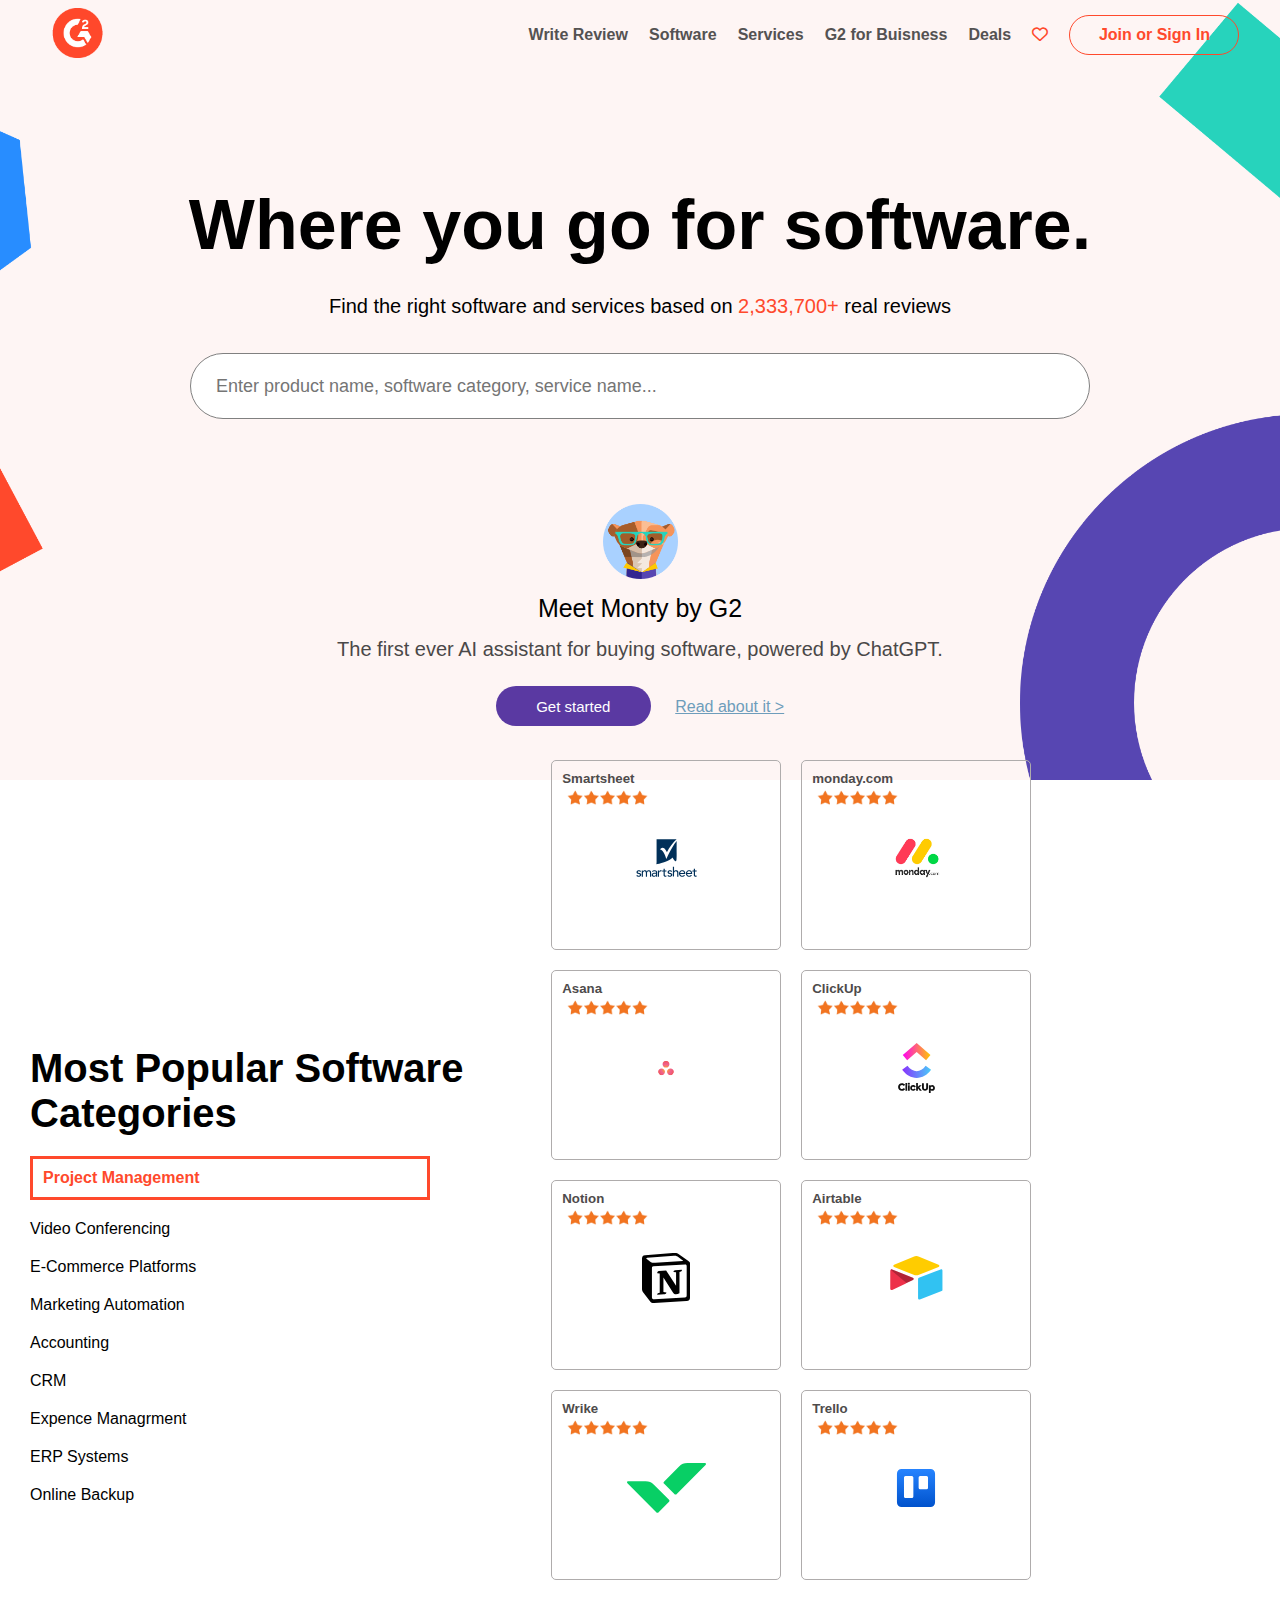
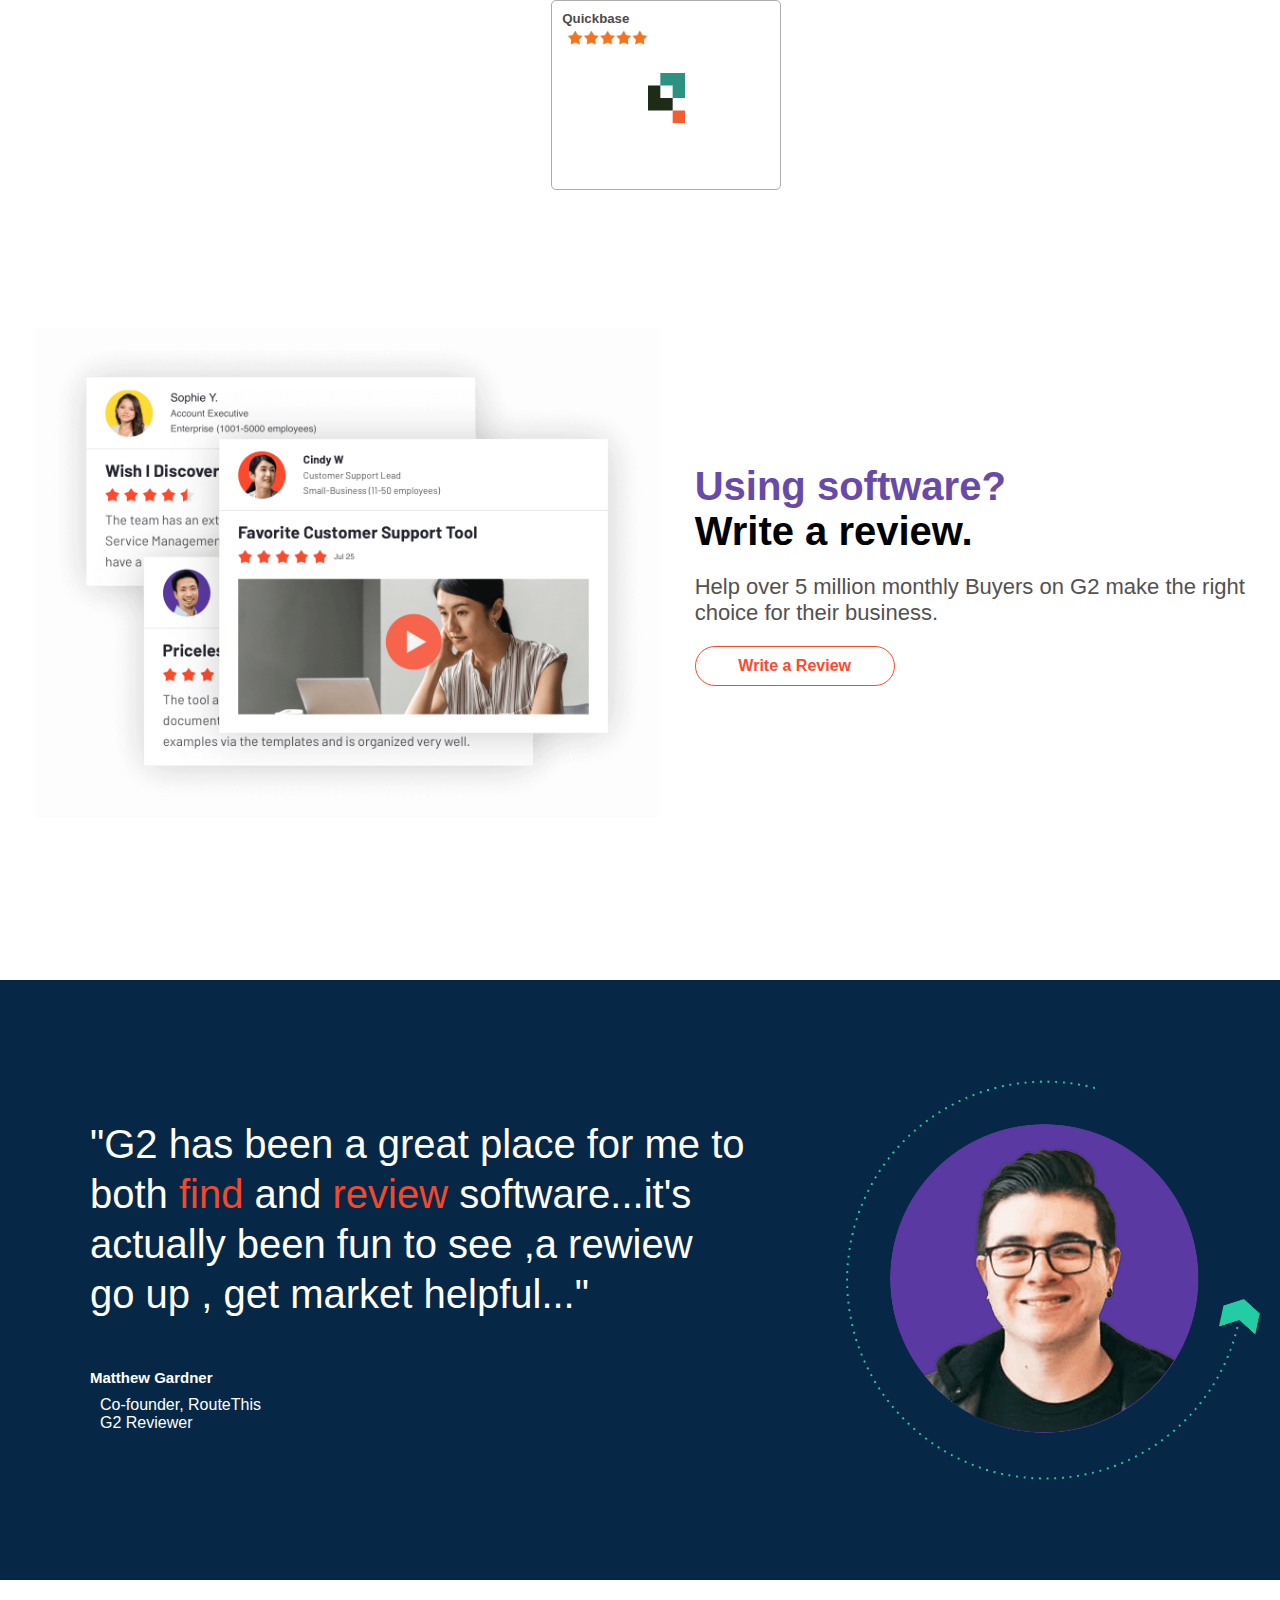
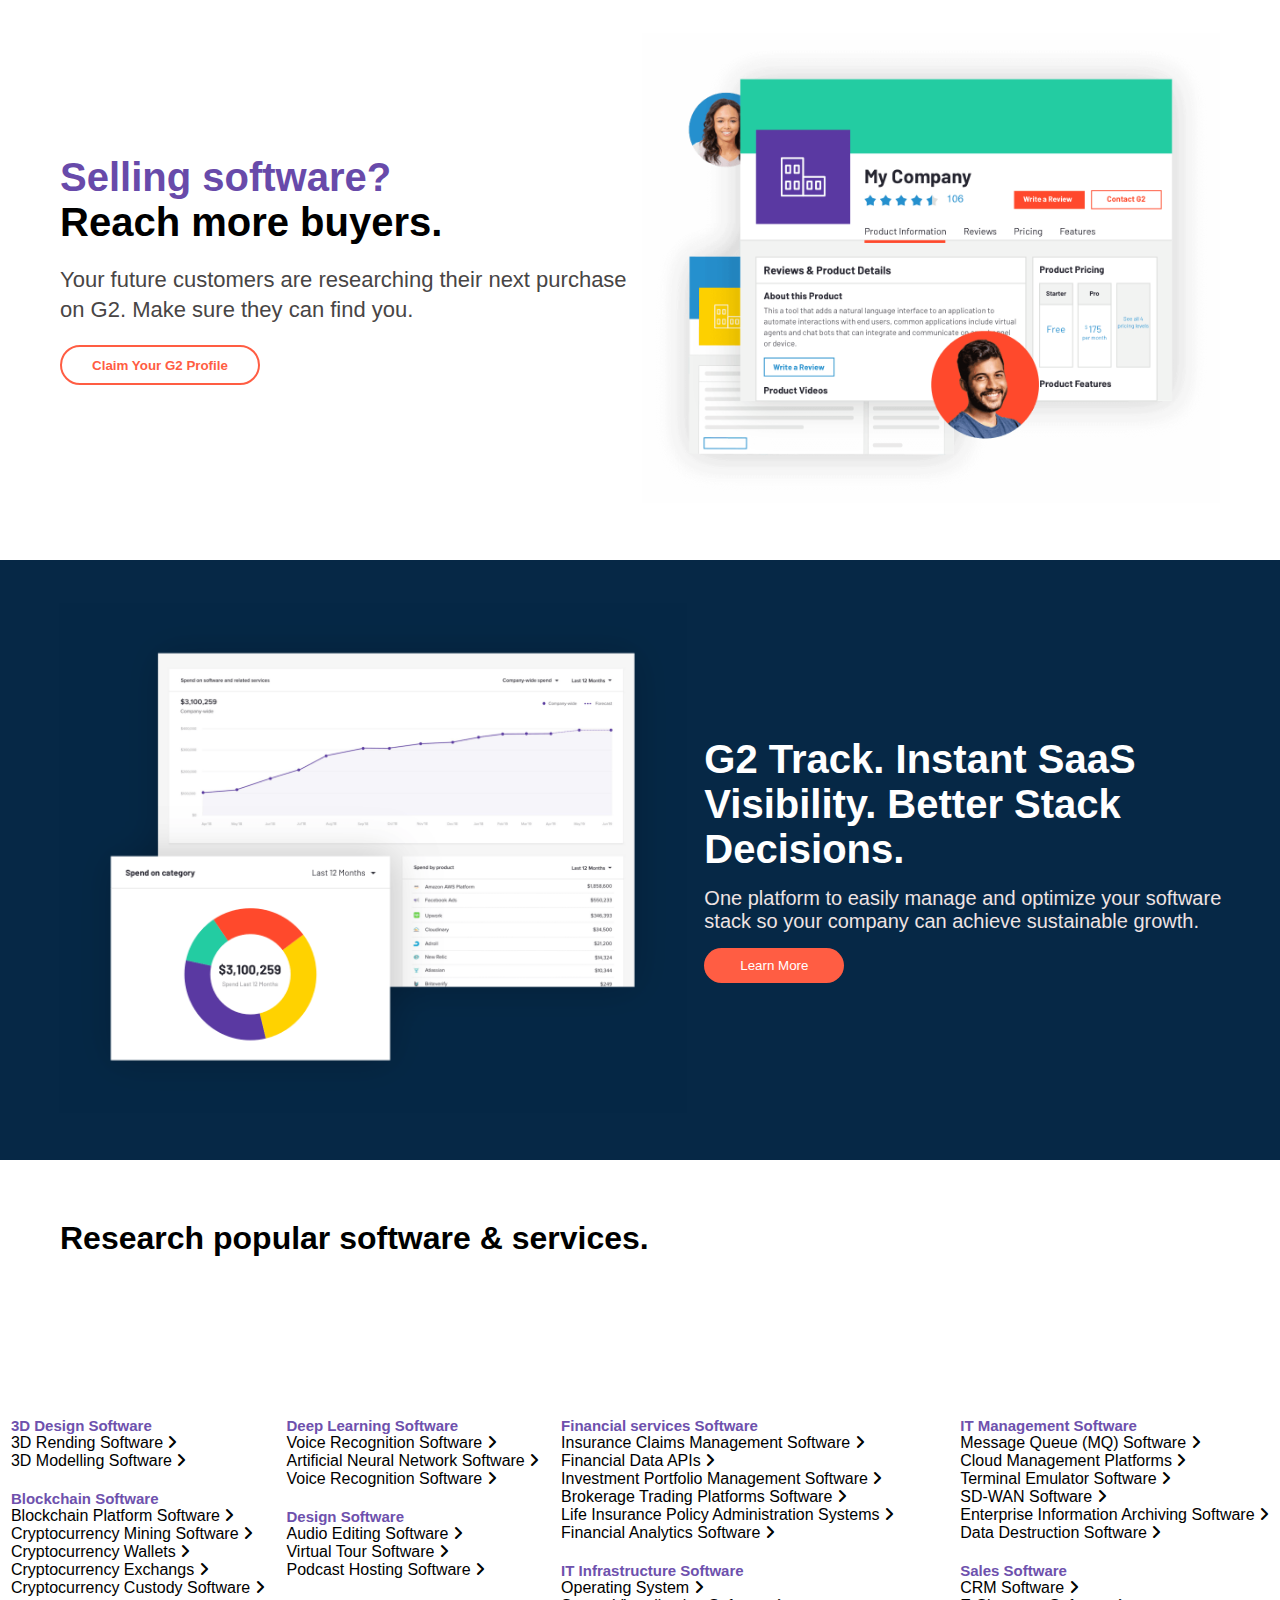
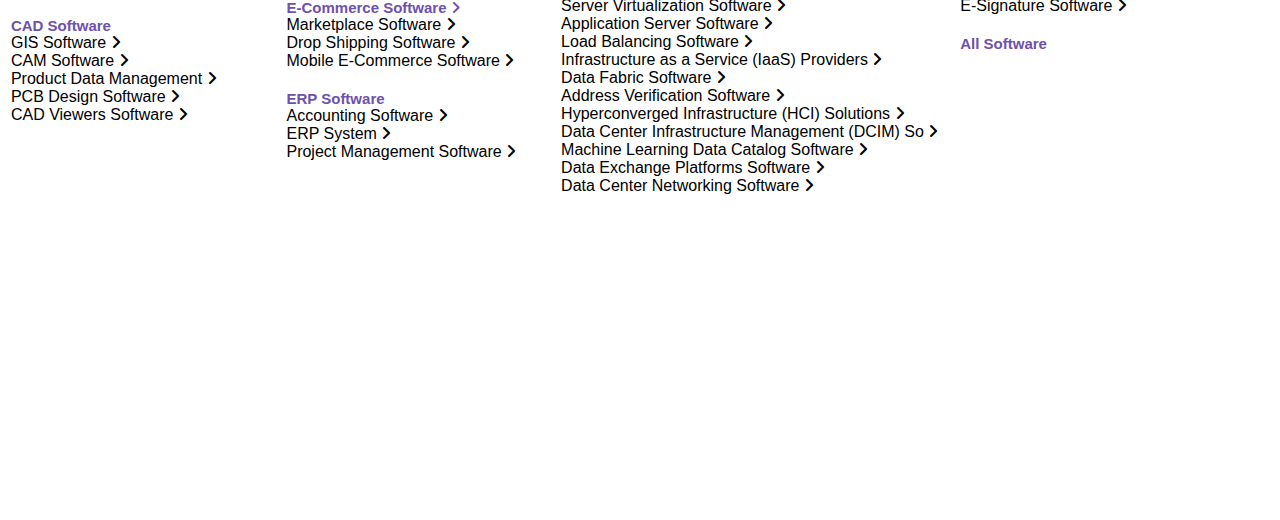
<file: index.html>
<!DOCTYPE html>
<html lang="en">
<head>
    <meta charset="UTF-8">
    <meta name="viewport" content="width=device-width, initial-scale=1.0">
    <title>Buisness Software</title>
    <link rel="stylesheet" href="style.css">
    <link rel="stylesheet" href="https://cdnjs.cloudflare.com/ajax/libs/font-awesome/6.4.2/css/all.min.css">
</head>
<body>

    <div class="main-container">

        <div class="hero-section">

            
            <div class="navbar">

                <div class="logo">
                    <img src="./images/6296131ddcd5327b89990e89-removebg-preview.png" alt="">
    
                </div>


                <div class="list">
    

                <ul>
                    <li>Write Review</li>
                    <li>Software</li>
                    <li>Services</li>
                    <li>G2 for Buisness</li>
                    <li>Deals</li>
                    <li style="color:rgb(255,73,44);"><i class="fa-regular fa-heart"></i></li>
                    <li><button>Join or Sign In</button></li>

                    
                </ul>
            </div>

            <div class="icon-10">
                <i class="fa-solid fa-bars"></i>
            </div>

            </div>

            <div class="heading-section">

                <h1>Where you go for <br> software.</h1>
                <p>Find the right software and services based on <span>2,333,700+</span> real reviews</p>
                <input type="text" placeholder=" Enter product name, software category, service name...">

            </div>

            <div class="image-section">
                <img src="./images/monty-avatar-c70dfc64a280ce9384766779d13275fccee0a761025d95f53405d225abcbd4e3.png" alt="">
                <h4>Meet Monty by G2</h4>
                <p>The first ever AI assistant for buying software, powered by ChatGPT.</p>
                <span>
                    <button>Get started</button>
                    <a href="">Read about it ></a>
                </span>
            </div>

        </div>

        <!-- second section -->

        <div class="second-section">

            <div class="line-section">
                <h1>Most Popular Software <br> Categories</h1>
                
                

                <ul>
                    <li>Project Management</li>
                   
                    <li>Video Conferencing</li>
                    <li>E-Commerce Platforms</li>
                    <li>Marketing Automation</li>
                    <li>Accounting</li>
                    <li>CRM</li>
                    <li>Expence Managrment</li>
                    <li>ERP Systems</li>
                    <li>Online Backup</li>
                </ul>
            </div>

            <div class="box-section">

                <div class="box">
                    <h5>Smartsheet</h5>
                    <img src="./images/download-removebg-preview.png" alt="">
                    <div class="image">
                    <img src="./images/e1868df8-ae5d-4c17-965b-cb08324efc3d.svg" alt="">
                </div>
                </div>


                <div class="box">
                    <h5>monday.com</h5>
                    <img src="./images/download-removebg-preview.png" alt="">
                    <div class="image">
                    <img src="./images/monday-com-monday-com.svg" alt="">
                </div>
                </div>

                <div class="box">
                    <h5>Asana</h5>
                    <img src="./images/download-removebg-preview.png" alt="">
                    <div class="image">
                    <img src="./images/asana.svg" alt="">
                </div>
                </div>

                <div class="box">
                    <h5>ClickUp</h5>
                    <img src="./images/download-removebg-preview.png" alt="">
                    <div class="image">
                    <img src="./images/clickup.svg" alt="">
                </div>
                </div>

                <div class="box">
                    <h5>Notion</h5>
                    <img src="./images/download-removebg-preview.png" alt="">
                    <div class="image">
                    <img src="./images/notion.svg" alt="">
                </div>
                </div>

                <div class="box">
                    <h5>Airtable</h5>
                    <img src="./images/download-removebg-preview.png" alt="">
                    <div class="image">
                    <img src="./images/airtable.svg" alt="">
                </div>
                </div>

                <div class="box">
                    <h5>Wrike</h5>
                    <img src="./images/download-removebg-preview.png" alt="">
                    <div class="image">
                    <img src="./images/wrike.svg" alt="">
                </div>
                </div>

                <div class="box">
                    <h5>Trello</h5>
                    <img src="./images/download-removebg-preview.png" alt="">
                    <div class="image">
                    <img src="./images/trello.svg" alt="">
                </div>
                </div>

                <div class="box">
                    <h5>Quickbase</h5>
                    <img src="./images/download-removebg-preview.png" alt="">
                    <div class="image">
                    <img src="./images/quickbase.svg" alt="">
                </div>
                </div>


            </div>

        </div>

        <div class="section-three">

            <div class="left-part">
                <img src="./images/homepage_reviews_screenshot-e3f43d8a1b2de15981f59a92585bcd620a0235fbaef6d746e9c9ca792980ebc7.png" alt="">

            </div>

            <div class="right-part">

                <h1><span>Using software?</span> <br>
                    Write a review.</h1>

                <p>Help over 5 million monthly Buyers on G2 make the right <br>
                     choice for their business.</p>

                <button>Write a Review</button>

            </div>


        </div>

        <!-- section four -->

        <div class="section-four">

            <div class="write-part">
                <h1>"G2 has been a great place for me to <br>
                    both <span>find </span> and <span>review</span> software...it's <br>
                    actually been fun to see ,a rewiew <br>
                    go up , get market helpful..."
                </h1>

                <h6>Matthew Gardner</h6>
                <p>Co-founder, RouteThis <br>
                    G2 Reviewer</p>

            </div>

            <div class="photo-part">

                <img src="./images/reviewer_image1-63f003a2437fdab1c5ab51e13f673b4f46f2493fc82db0564490403a72c4ea60.png" alt="">

            </div>

        </div>

        <!-- section-5 -->

        <div class="section-5">

            <div class="left">

                <h1><span>Selling software? </span> <br>
                    Reach more buyers.</h1>

                    <p>Your future customers are researching their next purchase <br>
                         on G2. Make sure they can find you.</p>

                         <button>Claim Your G2 Profile</button>
                

            </div>

            <div class="right">

                <img src="./images/profile_screenshots-a84b3e5b2d744fbcaafb601feb1762582fb2cd5bdbaaa3d3a32b8dd4196c5b1b.png" alt="">

            </div>

        </div>

        <!-- section-6 -->

        <div class="section-6">

            <div class="front">

                <img src="./images/track_screenshots-07f28041fd5edf03573826f9e2a76f3ca023c15b2582ec70e85dbc6cf18a4546.png" alt="">

            </div>

            <div class="back">

                <h1>G2 Track. Instant SaaS <br>
                     Visibility. Better Stack <br>
                      Decisions.</h1>

            <p>One platform to easily manage and optimize your software <br>
                 stack so your company can achieve sustainable growth.</p>

            <button>Learn More</button>

            </div>

        </div>

        <!-- footer-section -->

        <div class="footer-section">

            <div class="bate">
            <h1>Research popular software & services.</h1>
        </div>

            <div class="list-order">

                <ul>
                    <li><h5>3D Design Software</h5></li>
                    <li>3D Rending Software <i class="fa-solid fa-angle-right"></i></li>
                    <li>3D Modelling Software <i class="fa-solid fa-angle-right"></i></li>
                    <li><h5>Blockchain Software</h5></li>
                    <li>Blockchain Platform Software <i class="fa-solid fa-angle-right"></i></li>
                    <li>Cryptocurrency Mining Software <i class="fa-solid fa-angle-right"></i></li>
                    <li>Cryptocurrency Wallets <i class="fa-solid fa-angle-right"></i></li>
                    <li>Cryptocurrency Exchangs <i class="fa-solid fa-angle-right"></i></li>
                    <li>Cryptocurrency Custody Software <i class="fa-solid fa-angle-right"></i></li>
                    <li><h5>CAD Software</h5></li> 
                    <li>GIS Software <i class="fa-solid fa-angle-right"></i></li>
                    <li>CAM Software <i class="fa-solid fa-angle-right"></i></li>
                    <li>Product Data Management <i class="fa-solid fa-angle-right"></i></li>
                    <li>PCB Design Software <i class="fa-solid fa-angle-right"></i></li>
                    <li>CAD Viewers Software <i class="fa-solid fa-angle-right"></i></li>
                </ul>

                <ul>
                    <li><h5>Deep Learning Software</h5></li>
                    <li>Voice Recognition Software <i class="fa-solid fa-angle-right"></i></li>
                    <li>Artificial Neural Network Software <i class="fa-solid fa-angle-right"></i></li>
                    <li>Voice Recognition Software <i class="fa-solid fa-angle-right"></i></li>
                    <li><h5>Design Software</h5></li>
                    <li>Audio Editing Software <i class="fa-solid fa-angle-right"></i></li>
                    <li>Virtual Tour Software <i class="fa-solid fa-angle-right"></i></li>
                    <li>Podcast Hosting Software <i class="fa-solid fa-angle-right"></i></li>
                    <li><h5>E-Commerce Software <i class="fa-solid fa-angle-right"></i></h5></li>
                    <li>Marketplace Software <i class="fa-solid fa-angle-right"></i></li>
                    <li>Drop Shipping Software <i class="fa-solid fa-angle-right"></i></li>
                    <li>Mobile E-Commerce Software <i class="fa-solid fa-angle-right"></i></li>
                    <li><h5>ERP Software</h5></li>
                    <li>Accounting Software <i class="fa-solid fa-angle-right"></i></li>
                    <li>ERP System <i class="fa-solid fa-angle-right"></i></li>
                    <li>Project Management Software <i class="fa-solid fa-angle-right"></i></li>
                </ul>

                <ul>
                    <li><h5>Financial services Software</h5></li>
                    <li>Insurance Claims Management Software <i class="fa-solid fa-angle-right"></i></li>
                    <li>Financial Data APIs <i class="fa-solid fa-angle-right"></i></li>
                    <li>Investment Portfolio Management Software <i class="fa-solid fa-angle-right"></i></li>
                    <li>Brokerage Trading Platforms Software <i class="fa-solid fa-angle-right"></i></li>
                    <li>Life Insurance Policy Administration Systems <i class="fa-solid fa-angle-right"></i></li>
                    <li>Financial Analytics Software <i class="fa-solid fa-angle-right"></i></li>
                    <li><h5>IT Infrastructure Software</h5></li>
                    <li>Operating System <i class="fa-solid fa-angle-right"></i></li>
                    <li>Server Virtualization Software <i class="fa-solid fa-angle-right"></i></li>
                    <li>Application Server Software <i class="fa-solid fa-angle-right"></i></li>
                    <li>Load Balancing Software <i class="fa-solid fa-angle-right"></i></li>
                    <li>Infrastructure as a Service (IaaS) Providers <i class="fa-solid fa-angle-right"></i></li>
                    <li>Data Fabric Software <i class="fa-solid fa-angle-right"></i></li>
                    <li>Address Verification Software <i class="fa-solid fa-angle-right"></i></li>
                    <li>Hyperconverged Infrastructure (HCI) Solutions <i class="fa-solid fa-angle-right"></i></li>
                    <li>Data Center Infrastructure Management (DCIM) So <i class="fa-solid fa-angle-right"></i></li>
                    <li>Machine Learning Data Catalog Software <i class="fa-solid fa-angle-right"></i></li>
                    <li>Data Exchange Platforms Software <i class="fa-solid fa-angle-right"></i></li>
                    <li>Data Center Networking Software <i class="fa-solid fa-angle-right"></i></li>
                </ul>

                <ul>
                    <li><h5>IT Management Software</h5></li>
                    <li>Message Queue (MQ) Software <i class="fa-solid fa-angle-right"></i></li>
                    <li>Cloud Management Platforms <i class="fa-solid fa-angle-right"></i></li>
                    <li>Terminal Emulator Software <i class="fa-solid fa-angle-right"></i></li>
                    <li>SD-WAN Software <i class="fa-solid fa-angle-right"></i></li>
                    <li>Enterprise Information Archiving Software <i class="fa-solid fa-angle-right"></i></li>
                    <li>Data Destruction Software <i class="fa-solid fa-angle-right"></i></li>
                    <li><h5>Sales Software</h5></li>
                    <li>CRM Software <i class="fa-solid fa-angle-right"></i></li>
                    <li>E-Signature Software <i class="fa-solid fa-angle-right"></i></li>
                    <li><h5>All Software</h5></li>
                </ul>

            </div>


        </div>

    </div>
    
</body>
</html>
</file>
<file: style.css>
*{
    margin: 0;
    padding: 0;
    box-sizing: border-box;
    font-family: Barlow, sans-serif;
    /* border: 1px solid red; */
}

.main-container{
    width: 100%;
    height: auto;
}

.hero-section{
    width: 100%;
    height: 780px;
    background-color:rgb(254,245,244);
    padding-inline: 30px;
    background-image: url(./images/dashboard-shapes-c8bf07251a903a25bcd53414027cd5e6669e9617874e5f99c98437f2d85f40f7.png);
    background-position: center;
    background-size: cover;
   
    
}

.logo img{
    height: 50px;

}

.navbar{
    width: 100%;
    height: 70px;
    display: flex;
    align-items: center;
    justify-content: space-between;
}

.list{
    width: 60%;
}

.list ul{
    display: flex;
    align-items: center;
    justify-content: space-around;
    list-style: none;
    
}

.list ul li{
    font-size: 16px;
    color: rgb(84, 82, 82);
    cursor: pointer;
    font-weight: 600;
}

.list button{
    height: 40px;
    width: 170px;
    border: 1px solid rgb(255,73,44) ;
    border-radius:20px ;
     font-size: 16px; 
    background: none;
    color: rgb(255,73,44);
    font-weight: 600;

}

.list button:hover{
    background-color: rgb(255,73,44);
    color: white;
    cursor: pointer;
}

.logo{
    width: 10%;
}

.heading-section{
    width: 100%;
    display: flex;
    align-items: center;
    justify-content: center;
    flex-direction: column;
    margin-top: 115px;
}

.heading-section h1{
    font-size: 70px;
}

.heading-section p{
    margin-top: 30px;
    font-size: 20px;
}

.heading-section span{
    color: rgb(255,73,44);
}

.heading-section input{
    height: 66px;
    width: 900px;
    margin-top: 35px;
    border-radius: 35px;
    border: 1px solid gray;
    padding-left: 20px;
    font-size: 18px;
}

.image-section{
    display: flex;
    align-items: center;
    justify-content: center;
    flex-direction: column;
    margin-top: 85px;
}

.image-section img{
    height: 75px;
}

.image-section h4{
    font-size: 25px;
    margin-top: 15px;
    font-weight: 400;
}

.image-section p{
    margin-top: 15px;
    font-size: 20px;
    color: rgb(74, 72, 72);
}

.image-section span{
    margin-top: 25px;
    
}

.image-section button{
    height: 40px;
    width: 155px;
    background-color: rgb(90,57,162);
    color: white;
    border: none;
    border-radius: 20px;
    font-size: 15px;
    cursor: pointer;
}

.image-section a{
    margin-left: 20px;
    color: rgb(110,157,187);
}

.second-section{
    width: 100%;
    height: 110vh;
    display: flex;
     align-items: center; 
    /* justify-content: space-between; */
    padding: 30px;


}

.line-section{
    width: 47%;
}

.box-section{
    width: 63%;
     flex-wrap: wrap; 
    display: flex;
    gap: 20px;
}

.box{
    width: 230px;
    height: 190px;
    border: 1px solid rgb(175, 172, 172);
    /* flex-wrap: wrap; */
    padding: 10px;
    border-radius: 5px;
    
}

.box h5{
    color: rgb(78, 75, 75);
    font-weight: 700;
}

.box img{
    height: 23px;
}

 .box img:last-child{
    height: 50px;
    margin-top: 20px;
}

.image{
    display: flex;
    align-items: center;
    justify-content: center;
}

.line-section h1{
    font-size: 40px;
}

.line-section ul li {
    list-style: none;
    margin-top: 20px;
}

.line-section ul li:first-child{
    border: 3px solid rgb(255,73,44);
    padding: 10px;
    width: 400px;
    color: rgb(255,73,44);
    font-weight: 700;
}

.section-three{
    width: 100%;
    height: 90vh;
    display: flex;
    align-items: center;
    justify-content: space-evenly;

}

.left-part img{
    height: 490px;
}

.right-part h1{
    font-size: 40px;
}

.right-part span{
    color: rgb(104,74,170);
}

.right-part p{
    margin-top: 20px;
    font-size: 22px;
    color: rgb(83, 81, 81);
}

.right-part button{
    width: 200px;
    height: 40px;
    margin-top: 20px;
    color: rgb(255,73,44);
    border: 1px solid rgb(255,73,44);
    border-radius: 20px;
    background-color: white;
    font-weight: 700;
    font-size: 16px;
    cursor: pointer;
}

.right-part button:hover{
    background-color: rgb(255,73,44);
    color: white;
}

.section-four{
    width: 100%;
    height: 600px;
    background-color: rgb(6,40,70);
    display: flex;
    justify-content: space-around;
    padding-inline: 20px;
}
.write-part{
    width: 65%;
    color: white;
    display: flex;
    /* align-items: center;  */
    justify-content: center; 
    flex-direction: column;
    margin-left: 70px;
}

.write-part span{
    color: rgb(244,72,45);
    

}

.write-part h1{
    font-size: 40px;
    font-weight: 100;
    line-height: 50px;
}

.write-part h6{
    margin-top: 50px;
    font-size: 15px;
}

.write-part p{
    margin: 10px;
    /* margin-right: 50px; */
}

.photo-part{
    width: 35%;
    display: flex;
    align-items: center;
    justify-content: center;
}

.photo-part img{
    height: 400px;
    
}

.section-5{
    width: 100%;
    height: 580px;
    /* background-color: pink; */
    display: flex;
    align-items: center;
    justify-content: space-between;
    padding-inline: 60px;
}

/* .left{
    width: 50%;
}

.right{
    width: 50%;
} */

.right img{
    height: 470px;
    
}

.left span{
    color: rgb(104,74,170);

}

.left h1{
    font-size: 40px;
}

.left p{
    font-size: 22px;
    line-height: 30px;
    margin-top: 20px;
    color: rgb(72, 69, 69);
}

.left button{
    margin-top: 20px;
    width: 200px;
    height: 40px;
    background-color: white;
    border: 2px solid rgb(255,93,67);
    color: rgb(255,93,67);
    border-radius: 20px;
    font-weight: 700;
    cursor: pointer;
}

.left button:hover{
    background-color: rgb(255,93,67);
    color: white;
}

.section-6{
    background-color: rgb(6,40,70);
    width: 100%;
    height: 600px;
    display: flex;
    align-items: center;
    justify-content: space-around;
    padding-inline: 50px;
}

.front img{
    height: 510px;
}

.back h1{
    color: white;
    font-size: 40px;
}

.back p{
    margin-top: 15px;
    color: rgb(238, 227, 227);
    font-size: 20px;
}

.back button{
    margin-top: 15px;
    height: 35px;
    width: 140px;
    background-color:rgb(255,93,67);
    color: white;
    border: none;
    border-radius: 20px;
     

}

.back button:hover{
    background-color: rgb(242, 65, 38);
    cursor: pointer;
}

.footer-section{
    width: 100%;
    /* background-color: pink;  */
    height: 100vh;
}

.list-order {
    display: flex;
     align-items:start; 
    justify-content: space-around;
    margin-top: 140px;
}

.list-order ul{
    list-style: none;
}

.list-order h5{
    color: rgb(110,81,173);
    margin-top: 20px;
    font-size: 15px;
}

 .bate {
    margin-left: 60px;
    margin-top: 60px;
} 

.icon-10{
    display: none;
}

.heading-section br{
    display: none;
}






@media(max-width:768px){


    .main-container{
        width: 100%;
        height: auto;
    }

    .hero-section{
        width: 100%;
        height: auto;
         padding-bottom: 30px; 
        
        
    }

    .navbar{
        width: 100%;
        height: auto;
        margin-top: 10px;
        /* display: flex;
        align-items: center;
        justify-content: space-between; */

    }

    .list{
        display: none;
    }

    .icon-10{
        display: inline;
        font-size: 20px;
    }

    .heading-section{
        width: 100%;
        height: auto;
    }

    .heading-section h1{
        font-size: 45px;
        text-align: center;
        color: rgb(37,37,48);
        /* padding-bottom: 80px; */
        

    }

    .heading-section br{
        display: inline;
    }

    .heading-section p{
        text-align: center;
    }

    .heading-section input{
        height: 55px;
        width:390px ;
        font-size: 15px;
    }

    

    .image-section p{
        text-align: center;
    }

    .second-section{
        width: 100%;
        height: auto;
        display: flex;
        align-items: center;
        justify-content: center;
        flex-direction: column;
    }

    .line-section{
        width: 100%;
        text-align: center;
    }

    .line-section h1{
        
        font-size: 25px;
        text-align: center;
        margin-top: 50px;
    }

    .line-section h1 br{
        display: none;
       
    }

    .line-section ul{
        margin-top: 50px;
    }

    .box-section{
        width: 100%;
        height: auto;
        display: flex;
        align-items: center;
        justify-content: center;
        /* flex-direction: column;
        flex-wrap: wrap; */
    }

    .box:first-child{
        margin-top: 40px;
    }

    .section-three{
        width: 100%;
        height: auto;
        display: flex;
        align-items: center;
        justify-content: center;
        flex-direction: column-reverse;
        padding-block: 50px;
    }

    .right-part{
        width: 100%;
        height: auto;
        display: flex;
        align-items: center;
        justify-content: center;
        flex-direction: column;
    }

    .right-part h1{
        font-size: 23px;
        text-align: center;
    }

    .right-part span{
        font-size: 35px;
    }

    /* .right-part p br{
        display: none;
    } */

    .right-part p{
        font-size: 17px;
        text-align: center;
    }

    .left-part{
        width: 100%;
        height: auto;
        display: flex;
        align-items: center;
        justify-content: center;
    }

    .left-part img{
        height: 330px;
        margin-top: 30px;
    }


    .section-four{
        width: 100%;
        height: auto;
        display: flex;
        align-items: center;
        justify-content: center;
         flex-direction: column; 
        padding-block: 50px;
    }

    .write-part{
        width: 100%;
        height: auto;
        text-align: center;
    }

    .write-part h1{
        /* width: 100%; */
        font-size: 25px;
        text-align: center;
        line-height: 27px;
        /* margin-right: 20px; */
        padding-right: 30px;
    }

    .photo-part img{
        height: 170px;
        margin-top: 20px;
    }



    .section-5{
        width: 100%;
        height: auto;
        display: flex;
        align-items: center;
        justify-content: center;
        flex-direction: column;
        padding-block: 50px;
    }

    .left{
        width: 100%;
        text-align: center;
    }

    .left h1{
        font-size: 35px;
    }

    .left p{
        font-size: 16px;
        line-height: 19px;
    }

    .left p br{
        display: none;
    }

    .right{
        width: 100%;
        display: flex;
        align-items: center;
        justify-content: center;

    }

    .right img{
        height: 350px;
        margin-top: 30px;
    }


    .section-6{
        width: 100%;
        height: auto;
        display: flex;
        align-items: center;
        justify-content: center;
        flex-direction: column-reverse;
        padding-block: 50px;
    }

    .back{
        width: 100%;
        text-align: center;
    }

    .back h1{
        font-size: 32px;
        width: 100%;
    }

    .back h1 br{
        display: none;
    }

    .back p{
        font-size: 15px;
    }

    .back p br{
        display: none;
    }

    .front{
        width: 100%;
        display: flex;
        align-items: center;
        justify-content: center;
    }

    .front img{
        height: 370px;
        margin-top: 40px;
    }

    
        

    




       

    
}
</file>
